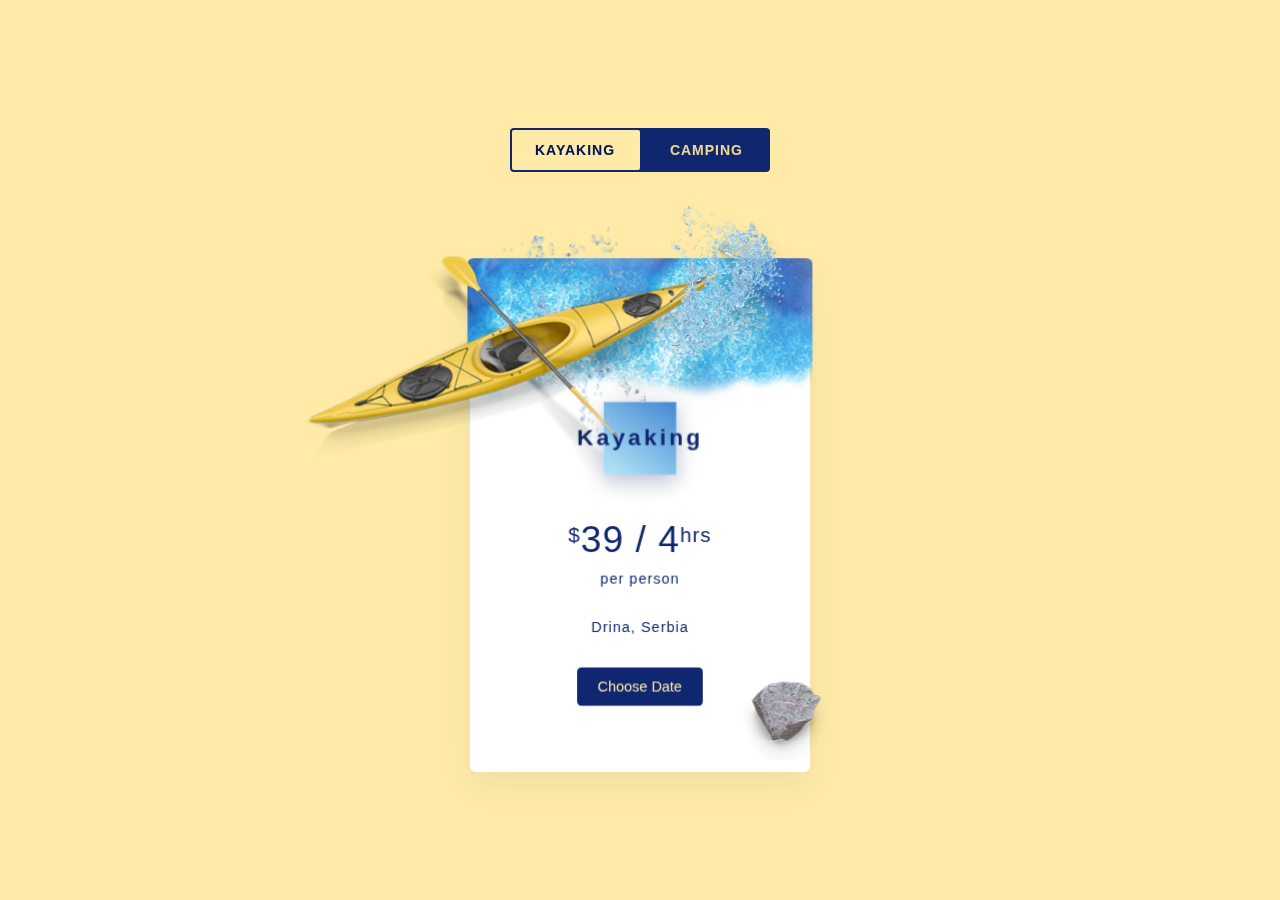
<file: Kayaking & Camping Pricing Card/index.html>
<!DOCTYPE html>
<html lang="en">
	<head>
		<meta charset="UTF-8">
		<title>Kayaking & Camping Pricing Card - @SilentCodingJourney</title>
		<link rel='stylesheet' href='./bootstrap.min.css'>
		<link rel="stylesheet" href="./style.css">
	</head>
	<body>

		<div class="section over-hide">
			<div>
				<div class="row full-height justify-content-center">
					<div class="col-12 text-center align-self-center py-5">
						<div class="section text-center py-5 py-md-0">
							<input class="pricing" type="checkbox" id="pricing" name="pricing" />
							<label for="pricing"><span class="block-diff">kayaking<span
								class="float-right">camping</span></span></label>
								
								<div class="card-3d-wrap mx-auto">
									<div class="card-3d-wrapper">
										<div class="card-front">
											<div class="pricing-wrap">
												<h4 class="mb-5">Kayaking</h4>
												<h2 class="mb-2"><sup>$</sup>39 / 4<sup>hrs</sup></h2>
												<p class="mb-4">per person</p>
												<p class="mb-1"><i class="uil uil-location-pin-alt size-22"></i></p>
												<p class="mb-4">Drina, Serbia</p>
												<a href="#0" class="link">Choose Date</a>
												<!--images-->
												<div class="img-wrap img-2">
													<img src="./images/sea.webp" alt="">
												</div>
												<div class="img-wrap img-1">
													<img src="./images/kayak.webp" alt="">
												</div>
												<div class="img-wrap img-3">
													<img src="./images/water.webp" alt="">
												</div>
												<div class="img-wrap img-6">
													<img src="./images/Stone.webp" alt="">
												</div>
											</div>
										</div>

										<div class="card-back">
											<div class="pricing-wrap">
												<h4 class="mb-5">Camping</h4>
												<h2 class="mb-2"><sup>$</sup>29 / 8<sup>hrs</sup></h2>
												<p class="mb-4">per person</p>
												<p class="mb-1"><i class="uil uil-location-pin-alt size-22"></i></p>
												<p class="mb-4">Tara, Serbia</p>
												<a href="#0" class="link">Choose Date</a>
												<div class="img-wrap img-2">
													<img src="./images/grass.webp" alt="">
												</div>
												<div class="img-wrap img-4">
													<img src="./images/camp.webp" alt="">
												</div>
												<div class="img-wrap img-5">
													<img src="./images/Ivy.webp" alt="">
												</div>
												<div class="img-wrap img-7">
													<img src="./images/IvyRock.webp" alt="">
												</div>
											</div>
										</div>

										
									</div>
								</div>


							</div>
						</div>
					</div>
				</div>
			</div>

	</body>
	</html>
</file>
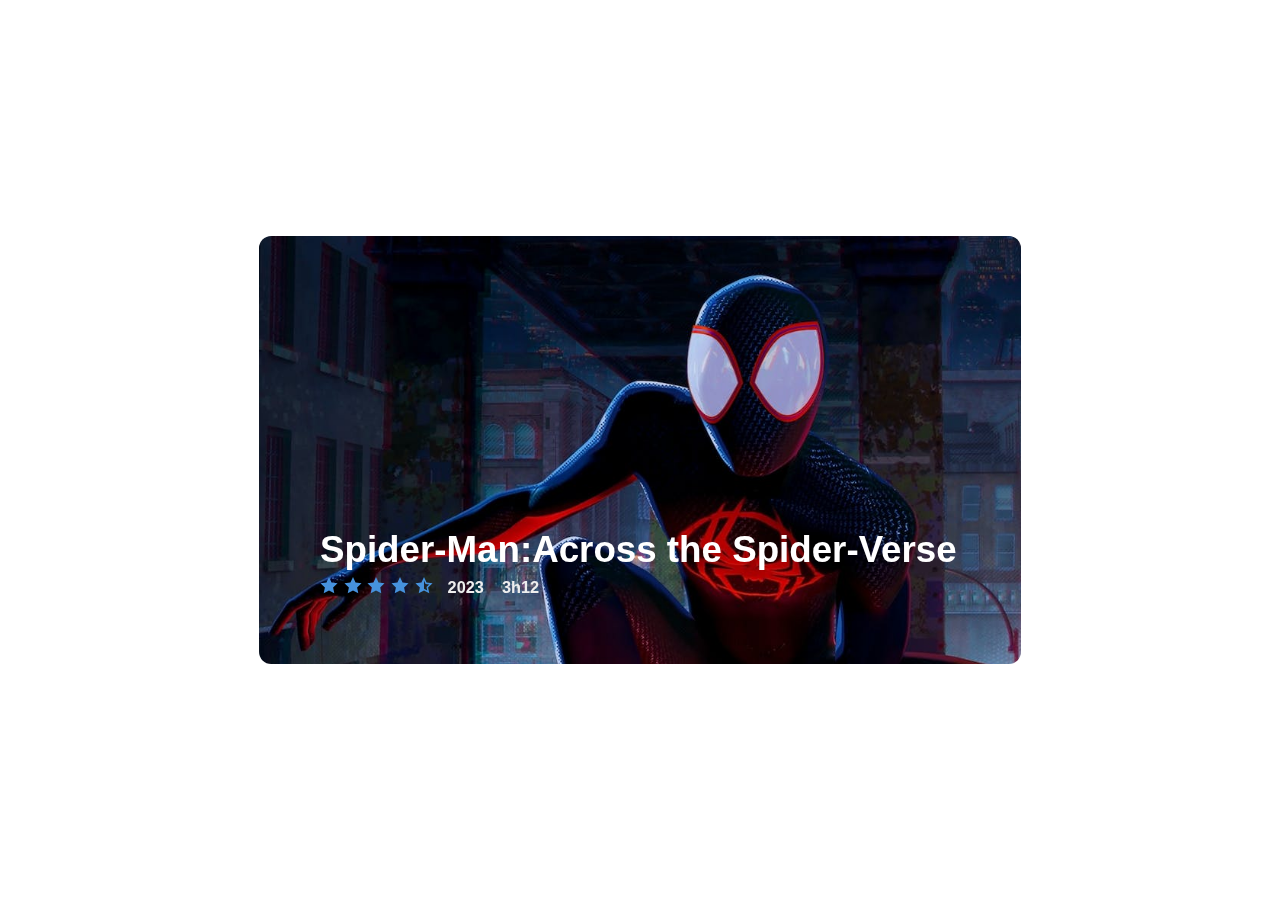
<file: Movie Card/index.html>
<!DOCTYPE html>
<html lang="en" >
  <head>
    <meta charset="UTF-8">
    <title>Movie card with hover effect</title>
    <link rel="stylesheet" href="./style.css">
  </head>
  <body>

    <article class="movie-card">
      <img src="./poster.jpg" alt="Avatar wallpaper" />
      <div class="content">
        <h1>Spider-Man:Across the Spider-Verse</h1>
        <div class="infos">
          <!--star svg-->
          <svg xmlns="http://www.w3.org/2000/svg" viewBox="0 0 24 24" width="18" height="18"><path d="M12.0006 18.26L4.94715 22.2082L6.52248 14.2799L0.587891 8.7918L8.61493 7.84006L12.0006 0.5L15.3862 7.84006L23.4132 8.7918L17.4787 14.2799L19.054 22.2082L12.0006 18.26Z" fill="rgba(70,146,221,1)"></path></svg>
          <svg xmlns="http://www.w3.org/2000/svg" viewBox="0 0 24 24" width="18" height="18"><path d="M12.0006 18.26L4.94715 22.2082L6.52248 14.2799L0.587891 8.7918L8.61493 7.84006L12.0006 0.5L15.3862 7.84006L23.4132 8.7918L17.4787 14.2799L19.054 22.2082L12.0006 18.26Z" fill="rgba(70,146,221,1)"></path></svg>
          <svg xmlns="http://www.w3.org/2000/svg" viewBox="0 0 24 24" width="18" height="18"><path d="M12.0006 18.26L4.94715 22.2082L6.52248 14.2799L0.587891 8.7918L8.61493 7.84006L12.0006 0.5L15.3862 7.84006L23.4132 8.7918L17.4787 14.2799L19.054 22.2082L12.0006 18.26Z" fill="rgba(70,146,221,1)"></path></svg>
          <svg xmlns="http://www.w3.org/2000/svg" viewBox="0 0 24 24" width="18" height="18"><path d="M12.0006 18.26L4.94715 22.2082L6.52248 14.2799L0.587891 8.7918L8.61493 7.84006L12.0006 0.5L15.3862 7.84006L23.4132 8.7918L17.4787 14.2799L19.054 22.2082L12.0006 18.26Z" fill="rgba(70,146,221,1)"></path></svg>
          <svg xmlns="http://www.w3.org/2000/svg" viewBox="0 0 24 24" width="18" height="18"><path d="M12.0006 15.968L16.2473 18.3451L15.2988 13.5717L18.8719 10.2674L14.039 9.69434L12.0006 5.27502V15.968ZM12.0006 18.26L4.94715 22.2082L6.52248 14.2799L0.587891 8.7918L8.61493 7.84006L12.0006 0.5L15.3862 7.84006L23.4132 8.7918L17.4787 14.2799L19.054 22.2082L12.0006 18.26Z" fill="rgba(70,146,221,1)"></path></svg>
          <span>&nbsp;&nbsp;2023&nbsp;&nbsp;&nbsp;&nbsp;3h12</span>
        </div>
        <p class="synopsis">
          Miles Morales catapults across the Multiverse, where he encounters a team of Spider-People charged with protecting its very existence. When the heroes clash on how to handle a new threat, Miles must redefine what it means to be a hero.
        </p>
        <div class="icons">
          <!-- icon svg -->
          <svg xmlns="http://www.w3.org/2000/svg" viewBox="0 0 24 24" width="18" height="18"><path d="M12.001 4.52853C14.35 2.42 17.98 2.49 20.2426 4.75736C22.5053 7.02472 22.583 10.637 20.4786 12.993L11.9999 21.485L3.52138 12.993C1.41705 10.637 1.49571 7.01901 3.75736 4.75736C6.02157 2.49315 9.64519 2.41687 12.001 4.52853Z" fill="rgba(70,146,221,1)"></path></svg>
          <svg xmlns="http://www.w3.org/2000/svg" viewBox="0 0 24 24" width="18" height="18"><path d="M5 2H19C19.5523 2 20 2.44772 20 3V22.1433C20 22.4194 19.7761 22.6434 19.5 22.6434C19.4061 22.6434 19.314 22.6168 19.2344 22.5669L12 18.0313L4.76559 22.5669C4.53163 22.7136 4.22306 22.6429 4.07637 22.4089C4.02647 22.3293 4 22.2373 4 22.1433V3C4 2.44772 4.44772 2 5 2ZM18 4H6V19.4324L12 15.6707L18 19.4324V4Z" fill="rgba(70,146,221,1)"></path></svg>          
        </div>
      </div>

    </article>
  </body>
  </html>
</file>
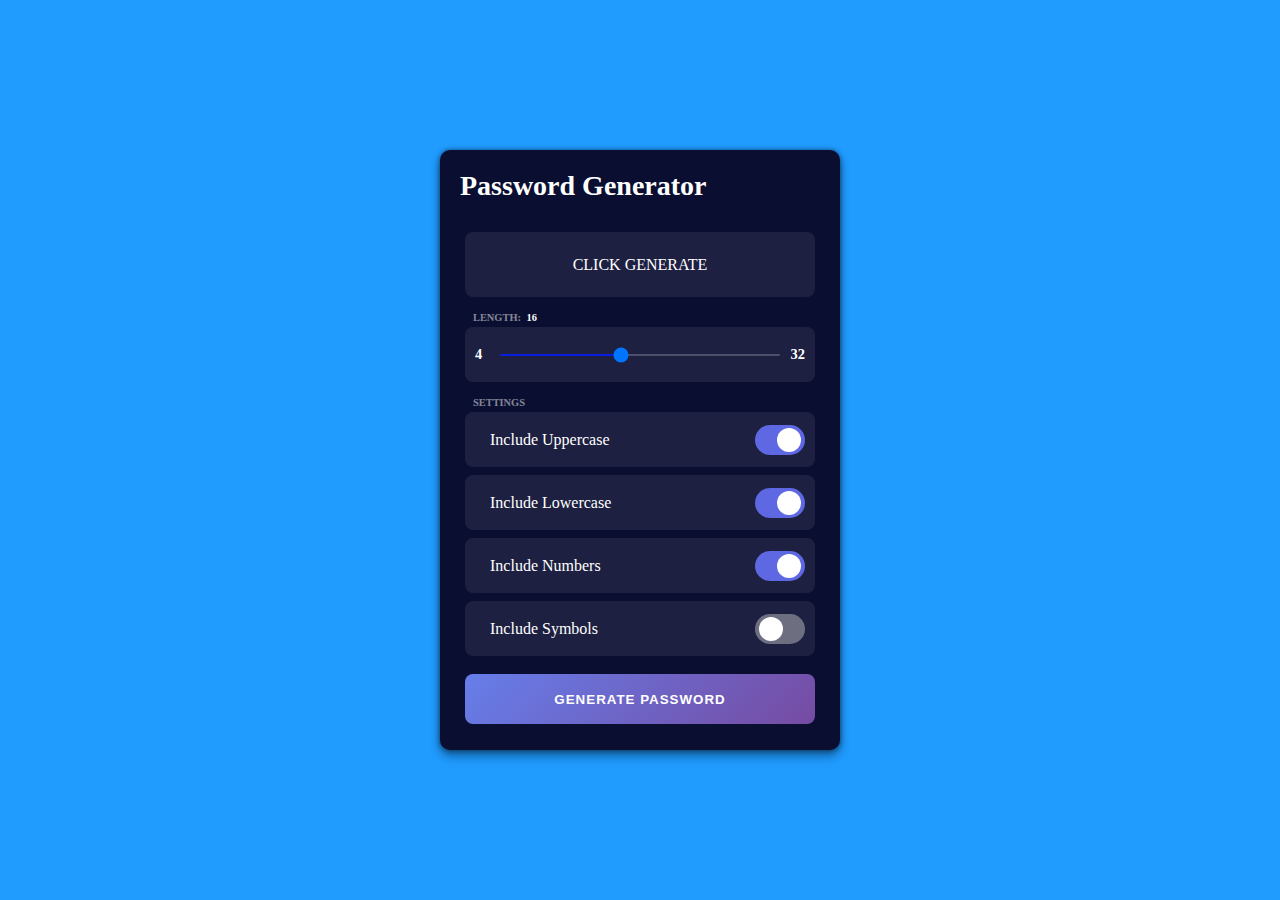
<file: Password-Generator/index.html>
<!DOCTYPE html>
<html lang="en" >
	<head>
		<meta charset="UTF-8">
		<title>Random Password Generator - @SilentCodingJourney</title>
		<link rel='stylesheet' href='https://cdnjs.cloudflare.com/ajax/libs/font-awesome/5.11.2/css/all.min.css'>
		<link rel="stylesheet" href="./style.css">
	</head>
	<body>
		<div class="container">
			<h2 class="title">Password Generator</h2>
			<div class="result">
				<div class="result__title field-title">Generated Password</div>
				<div class="result__info right">click to copy</div>
				<div class="result__info left">copied</div>
				<div class="result__viewbox" id="result">CLICK GENERATE</div>
				<button id="copy-btn" style="--x: 0; --y: 0"><i class="far fa-copy"></i></button>
			</div>

			<div class="length range__slider" data-min="4" data-max="32">
				<div class="length__title field-title" data-length='0'>length:</div>
				<input id="slider" type="range" min="4" max="32" value="16" />
			</div>

			<div class="settings">
				<span class="settings__title field-title">settings</span>
				<div class="setting">
					<input type="checkbox" id="uppercase" checked />
					<label for="uppercase">Include Uppercase</label>
				</div>
				<div class="setting">
					<input type="checkbox" id="lowercase" checked />
					<label for="lowercase">Include Lowercase</label>
				</div>
				<div class="setting">
					<input type="checkbox" id="number" checked />
					<label for="number">Include Numbers</label>
				</div>
				<div class="setting">
					<input type="checkbox" id="symbol" />
					<label for="symbol">Include Symbols</label>
				</div>
			</div>

			<button class="btn generate" id="generate">Generate Password</button>
		</div>


		<script src="./script.js"></script>

	</body>
	</html>
</file>
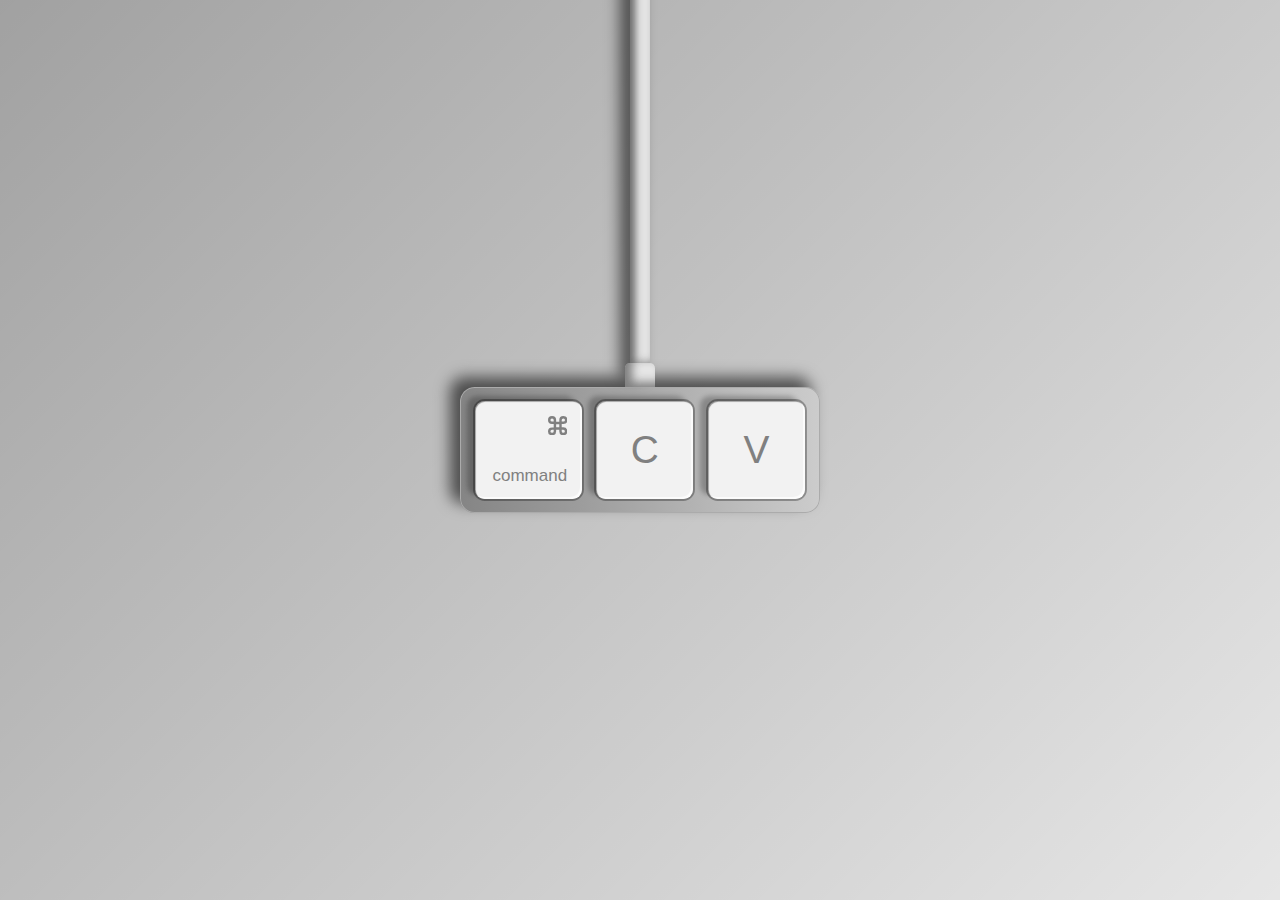
<file: copypaste-apple-keyboard/index-backup.html>
<!DOCTYPE html>
<html lang="en" >
<head>
  <meta charset="UTF-8">
  <title>Copypaste Apple Keyboard</title>
  <meta name="viewport" content="width=device-width, initial-scale=1, viewport-fit=cover"><link rel="stylesheet" href="./style.css">

</head>
<body>
<!-- partial:index.partial.html -->
<div class="keyboard">
	<button class="keyboard__key keyboard__key--meta" type="button" data-key="cmd">
		<span class="keyboard__key-lines">
			<svg class="keyboard__cmd keyboard__key-line--tr" viewBox="0 0 16 16" width="16px" height="16px" aria-hidden="true">
				<path fill="none" stroke="currentcolor" stroke-width="2" d="M5.7,10.3v2.3c0,1.3-1,2.3-2.3,2.3S1,14,1,12.7s1-2.3,2.3-2.3H5.7z M5.7,10.3h4.7 M5.7,10.3V5.7M10.3,10.3v2.3c0,1.3,1,2.3,2.3,2.3s2.3-1,2.3-2.3s-1-2.3-2.3-2.3H10.3z M10.3,10.3V5.7 M10.3,5.7H5.7 M10.3,5.7V3.3c0-1.3,1-2.3,2.3-2.3S15,2,15,3.3s-1,2.3-2.3,2.3H10.3z M5.7,5.7V3.3C5.7,2,4.6,1,3.3,1S1,2,1,3.3s1,2.3,2.3,2.3H5.7z" />
			</svg>
			<small class="keyboard__key-line keyboard__key-line--small keyboard__key-line--br">command</small>
		</span>
	</button>
	
	<button class="keyboard__key" type="button" data-key="c">
		<span class="keyboard__key-lines">
			<span class="keyboard__key-line">C</span>
		</span>
	</button>

	<button class="keyboard__key" type="button" data-key="v">
		<span class="keyboard__key-lines">
			<span class="keyboard__key-line">V</span>
		</span>
	</button>
</div>
<!-- partial -->
  <script  src="./script.js"></script>

</body>
</html>
</file>
<file: Kayaking & Camping Pricing Card/style.css>
:root{
	font-size: 20px;
}
body{
	font-family: 'Poppins', sans-serif;
	font-weight: 500;
	font-size: 15px;
	line-height: 1.7;
	color: #102770;
	background-color: #ffeba7;
	overflow-x: hidden;
}
a {
	cursor: pointer;
	transition: all 200ms linear;
}
a:hover {
	text-decoration: none;
}
.link {
	color: #c4c3ca;
}
.link:hover {
	color: #ffeba7;
}
.section{
	position: relative;
	width: 100%;
	z-index: 1;
	display: block;
}
.over-hide {
	overflow: hidden;
}
.full-height{
	min-height: 100vh;
}
[type="checkbox"]:checked,
[type="checkbox"]:not(:checked){
	position: absolute;
	left: -9999px;
}
.pricing:checked + label,
.pricing:not(:checked) + label{
	position: relative;
	display: block;
	text-align: center;
	width: 260px;
	height: 44px;
	border-radius: 4px;
	padding: 0;
	margin: 0 auto;
	cursor: pointer;
	font-family: 'Poppins', sans-serif;
	font-weight: 600;
	text-transform: uppercase;
	font-size: 14px;
	letter-spacing: 1px;
	line-height: 44px;
	padding: 0 25px;
	padding-right: 27px;
	overflow: hidden;
	color: #fff;
	text-align: left;
}
.pricing:checked + label:before,
.pricing:not(:checked) + label:before{
	position: absolute;
	content: '';
	z-index: -2;
	background-color: #102770;
	width: 100%;
	height: 100%;
	display: block;
	top: 0;
	left: 0;
}
.pricing:checked + label:after,
.pricing:not(:checked) + label:after{
	position: absolute;
	content: '';
	z-index: -1;
	background-color: #ffeba7;
	width: 128px;
	height: 40px;
	display: block;
	top: 2px;
	left: 2px;
	border-radius: 2px;
	transition: left 300ms linear;
}
.pricing:checked + label:after {
	left: 130px;
}
.block-diff {
	display: block;
	mix-blend-mode: difference;
}
.card-3d-wrap {
	position: relative;
	width: 340px;
	max-width: calc(100% - 20px);
	height: 510px;
	-webkit-transform-style: preserve-3d;
	transform-style: preserve-3d;
	perspective: 1000px;
	margin-top: 90px;
}
.card-3d-wrapper {
	width: 100%;
	height: 100%;
	position:absolute;
	top: 0;
	left: 0;
	-webkit-transform-style: preserve-3d;
	transform-style: preserve-3d;
	transition: transform 700ms 400ms ease-out; 
}
.card-front, .card-back {
	width: 100%;
	height: 100%;
	background-color: rgba(255, 255, 255, 1);
	position: absolute;
	border-radius: 6px;
	left: 0;
	top: 0;
	-webkit-transform-style: preserve-3d;
	transform-style: preserve-3d;
	-webkit-backface-visibility: hidden;
	-moz-backface-visibility: hidden;
	-o-backface-visibility: hidden;
	backface-visibility: hidden;
	box-shadow: 0 12px 35px 0 rgba(16, 39, 112,.07);
}
.card-back {
	transform: rotateY(180deg);
}
.size-22{
	font-size: 22px;
}
.pricing-wrap{
	position: relative;
	padding-top: 160px;
	width: 100%;
	display: block;
	z-index: 1;
	-webkit-transform-style: preserve-3d;
	transform-style: preserve-3d;
	-webkit-backface-visibility: hidden;
	-moz-backface-visibility: hidden;
	-o-backface-visibility: hidden;
	backface-visibility: hidden;
}
.pricing-wrap h4{
	position: relative;
	width: 100%;
	display: block;
	text-align: center;
	font-family: 'Poppins', sans-serif;
	font-weight: 700;
	letter-spacing: 3px;
	font-size: 22px;
	line-height: 1.7;
	color: #102770;
	transform: translate3d(0, 0, 35px) perspective(100px);
}
.pricing-wrap h4:before{
	position: absolute;
	content: '';
	z-index: -1;
	background: linear-gradient(217deg, #448ad5, #b8eaf9);
	width: 70px;
	height: 70px;
	display: block;
	top: 50%;
	left: 50%;
	transform: translate(-50%, -50%);
	box-shadow: 0 6px 20px 0 rgba(16, 39, 112,.3);
	animation: border-transform 6s linear infinite;
}
.card-back .pricing-wrap h4:before{
	background: linear-gradient(217deg, #648946, #a3c984);
}
@keyframes border-transform{
	0%,100% { border-radius: 63% 37% 54% 46% / 55% 48% 52% 45%; } 
	14% { border-radius: 40% 60% 54% 46% / 49% 60% 40% 51%; } 
	28% { border-radius: 54% 46% 38% 62% / 49% 70% 30% 51%; } 
	42% { border-radius: 61% 39% 55% 45% / 61% 38% 62% 39%; } 
	56% { border-radius: 61% 39% 67% 33% / 70% 50% 50% 30%; } 
	70% { border-radius: 50% 50% 34% 66% / 56% 68% 32% 44%; } 
	84% { border-radius: 46% 54% 50% 50% / 35% 61% 39% 65%; } 
}
.pricing-wrap h2{
	position: relative;
	width: 100%;
	display: block;
	text-align: center;
	font-family: 'Poppins', sans-serif;
	font-weight: 400;
	letter-spacing: 1px;
	font-size: 36px;
	line-height: 1.1;
	color: #102770;
	transform: translate3d(0, 0, 30px) perspective(100px);
}
.pricing-wrap h2 sup{
	font-size: 20px;
}
.pricing-wrap p{
	position: relative;
	width: 100%;
	display: block;
	text-align: center;
	font-family: 'Poppins', sans-serif;
	font-weight: 500;
	font-size: 14px;
	line-height: 1.2;
	letter-spacing: 1px;
	color: #102770;
	transform: translate3d(0, 0, 30px) perspective(100px);
}
.link {
	position: relative;
	padding: 10px 20px;
	border-radius: 4px;
	display: inline-block;
	text-align: center;
	color: #ffeba7;
	background-color: #102770;
	transition: all 200ms linear;
	font-family: 'Poppins', sans-serif;
	font-weight: 500;
	font-size: 14px;
	line-height: 1.2;
	transform: translate3d(0, 0, 30px) perspective(100px);
}
.link:hover {
	color: #102770;
	background-color: #ffeba7;
}
.pricing:checked ~ .card-3d-wrap .card-3d-wrapper {
	transform: rotateY(180deg);
	transition: transform 700ms 400ms ease-out; 
}
.img-wrap img{
	width: 100%;
	height: auto;
	display: block;
}
.img-2 {
	position: absolute;
	display: block;
	left: 0;
	top: 0;
	z-index: 1;
	border-top-left-radius: 6px;
	border-top-right-radius: 6px;
	overflow: hidden;
	width: 100%;
	transform: translate3d(0, 0, 15px) perspective(100px);
}
.img-1{
	position: absolute;
	display: block;
	left: -160px;
	top: -50px;
	z-index: 5;
	width: calc(80% + 160px);
	transform: translate3d(0, 0, 45px) perspective(100px);
	opacity: 1;
	pointer-events: auto;
	transition: transform 400ms 1200ms ease, opacity 400ms 1200ms ease;
}
.pricing:checked ~ .card-3d-wrap .card-3d-wrapper .img-1 {
	opacity: 0;
	transform: translate3d(-50px, 25px, 45px) perspective(100px);
	pointer-events: none;
	transition: transform 400ms ease, opacity 200ms 150ms ease;
}
.img-3{
	position: absolute;
	display: block;
	right: -20px;
	top: -40px;
	z-index: 5;
	width: calc(60% + 20px);
	transform: translate3d(0, 0, 55px) perspective(100px) scale(1);
	opacity: 1;
	pointer-events: auto;
	transition: transform 300ms 1300ms ease, opacity 200ms 1300ms ease;
}
.pricing:checked ~ .card-3d-wrap .card-3d-wrapper .img-3 {
	opacity: 0;
	transform: translate3d(-50px, 5px, 55px) perspective(100px) scale(0.4);
	pointer-events: none;
	transition: transform 400ms ease, opacity 200ms 150ms ease;
}
.img-6{
	position: absolute;
	display: block;
	right: -20px;
	bottom: -55px;
	z-index: 5;
	width: calc(20% + 30px);
	transform: translate3d(0, 0, 25px) perspective(100px) scale(1);
	opacity: 1;
	pointer-events: auto;
	transition: transform 300ms 1300ms ease, opacity 200ms 1300ms ease;
}
.pricing:checked ~ .card-3d-wrap .card-3d-wrapper .img-6 {
	opacity: 0;
	transform: translate3d(0, 0, 25px) perspective(100px) scale(0.4);
	pointer-events: none;
	transition: transform 400ms ease, opacity 200ms 150ms ease;
}
.img-4{
	position: absolute;
	display: block;
	left: -60px;
	top: -60px;
	z-index: 5;
	width: calc(65% + 60px);
	transform: translate3d(0, 0, 45px) perspective(100px) scale(0.5);
	opacity: 0;
	pointer-events: none;
	transition: transform 400ms ease, opacity 200ms 150ms ease;
}
.pricing:checked ~ .card-3d-wrap .card-3d-wrapper .img-4 {
	opacity: 1;
	pointer-events: auto;
	transform: translate3d(0, 0, 45px) perspective(100px) scale(1);
	transition: transform 400ms 1200ms ease, opacity 300ms 1200ms ease;
}
.img-5{
	position: absolute;
	display: block;
	right: -70px;
	top: -50px;
	z-index: 6;
	width: calc(60% + 70px);
	transform: translate3d(0, 0, 35px) perspective(100px) scale(0.5) rotate(0deg);
	opacity: 0;
	pointer-events: none;
	transition: transform 400ms 100ms ease, opacity 200ms 250ms ease;
}
.pricing:checked ~ .card-3d-wrap .card-3d-wrapper .img-5 {
	opacity: 1;
	pointer-events: auto;
	transform: translate3d(0, 0, 35px) perspective(100px) scale(1) rotate(10deg);
	transition: transform 400ms 1300ms ease, opacity 300ms 1300ms ease;
}
.img-7{
	position: absolute;
	display: block;
	right: -30px;
	bottom: -65px;
	z-index: 6;
	width: calc(25% + 30px);
	transform: translate3d(0, 0, 35px) perspective(100px) scale(0.5);
	opacity: 0;
	pointer-events: none;
	transition: transform 400ms 100ms ease, opacity 200ms 250ms ease;
}
.pricing:checked ~ .card-3d-wrap .card-3d-wrapper .img-7 {
	opacity: 1;
	pointer-events: auto;
	transform: translate3d(0, 0, 35px) perspective(100px) scale(1);
	transition: transform 400ms 1300ms ease, opacity 300ms 1300ms ease;
}
</file>
<file: Movie Card/style.css>
:root {
  --ease-in-out: cubic-bezier(0.4, 0, 0.2, 1);
  --ease-out: cubic-bezier(0, 0, 0.2, 1);
  --ease-in: cubic-bezier(0.4, 0, 1, 1);
}
html,body {
  height: 100%;
}
* {
  padding: 0;
  margin: 0;
  box-sizing: border-box;
}
html {
  font-size: 62.5%;
}
body {
  display: grid;
  place-items: center;
  font-family: "Rubik", sans-serif;
  font-size: 170%;
  line-height: 1.5;
}
h1 {
  font-size: 3rem;
  margin-block: 2em 0.5em;
}

.movie-card {
  --transition-duration: 700ms;
  color: white;
  position: relative;
  border-radius: 0.6em;
  overflow: hidden;
  font-size: 120%;
  height: min(21em, 90vh);
  max-width: 90vw;
  aspect-ratio: 16/9;
  transition: transform var(--transition-duration);
}
.movie-card::after {
  content: "";
  position: absolute;
  inset: 0;
  mix-blend-mode: overlay;
}
img {
  height: 100%;
  width: 100%;
  transition: transform var(--transition-duration);
  object-fit: cover;
  object-position: center;
}

.content {
  z-index: 1;
  position: absolute;
  bottom: min(2.5em, 6vmin);
  left: min(3em, 8vmin);
  right: min(3em, 8vmin);
  text-align: left;
  transition: transform var(--transition-duration) var(--ease-in-out);
}
.content > * {
  position: relative;
  will-change: transform;
}
h1 {
  font-size: 1.8em;
  color: inherit;
  margin: 0;
}
.infos {
  font-size: 0.8em;
  font-weight: bold;
  color: #eee;
  display: flex;
  gap: 0.35em;
  align-items: flex-end;
}
.infos span {
  line-height: 1;
}
.synopsis {
  font-size: 0.8em;
  line-height: 1.4;
  margin-block: 0.75em;
  transition-delay: calc(var(--transition-duration) / 8);
  transition-property: opacity, transform;
  transition-duration: calc(var(--transition-duration) / 2);
}
.icons {
  display: flex;
  gap: 0.5em;
}
.icons svg {
  height: 1.2em;
  width: auto;
  transition-property: opacity, transform;
  transition-duration: calc(var(--transition-duration) / 2);
  transition-delay: 0s;
}
.movie-card:hover {
  transform: scale(1.03);
}
.movie-card:hover img {
  transform: scale(1.03);
}
.movie-card:hover .synopsis {
  transition-duration: var(--transition-duration);
  transition-delay: calc(var(--transition-duration) / 3);
}
.movie-card:hover .icons svg:nth-child(1) {
  transition-delay: calc(var(--transition-duration) / 1.8);
}
.movie-card:hover .icons svg:nth-child(2) {
  transition-delay: calc(var(--transition-duration) / 1.6);
}
.movie-card:hover .icons svg:nth-child(3) {
  transition-delay: calc(var(--transition-duration) / 1.4);
}
.movie-card:not(:hover) .synopsis {
  opacity: 0;
  transform: translateY(1em);
}
.movie-card:not(:hover) .icons svg {
  opacity: 0;
  transform: translateY(50%);
}
.movie-card:not(:hover) .content {
  transform: translateY(calc(100% - 4.5em));
}
</file>
<file: Password-Generator/style.css>
* {
  margin: 0;
  padding: 0;
  box-sizing: border-box;
}

body {
  width: 100%;
  height: 100vh;
  background-image: linear-gradient(to top, #209cff 100%, #68e0cf 200%);
  display: flex;
  justify-content: center;
  align-items: center;
}

button {
  border: 0;
  outline: 0;
}

.container {
  margin: 40px 0;
  width: 400px;
  height: 600px;
  padding: 10px 25px;
  background: #0a0e31;
  border-radius: 10px;
  box-shadow: 0 0 5px rgba(0, 0, 0, 0.45), 0 4px 8px rgba(0, 0, 0, 0.35), 0 8px 12px rgba(0, 0, 0, 0.15);
  font-family: "poppins";
}
.container h2.title {
  font-size: 1.75rem;
  margin: 10px -5px;
  margin-bottom: 30px;
  color: #fff;
}
.result {
  position: relative;
  width: 100%;
  height: 65px;
  overflow: hidden;
}
.result__info {
  position: absolute;
  bottom: 4px;
  color: #fff;
  font-size: 0.8rem;
  transition: all 150ms ease-in-out;
  transform: translateY(200%);
  opacity: 0;
}
.result__info.right {
  right: 8px;
}
.result__info.left {
  left: 8px;
}
.result__viewbox {
  width: 100%;
  height: 100%;
  background: rgba(255, 255, 255, 0.08);
  border-radius: 8px;
  color: #fff;
  text-align: center;
  line-height: 65px;
}
.result #copy-btn {
  position: absolute;
  top: var(--y);
  left: var(--x);
  width: 38px;
  height: 38px;
  background: #fff;
  border-radius: 50%;
  opacity: 0;
  transform: translate(-50%, -50%) scale(0);
  transition: all 350ms cubic-bezier(0.175, 0.885, 0.32, 1.275);
  cursor: pointer;
  z-index: 2;
}
.result #copy-btn:active {
  box-shadow: 0 0 0 200px rgba(255, 255, 255, 0.08);
}
.result:hover #copy-btn {
  opacity: 1;
  transform: translate(-50%, -50%) scale(1.35);
}
.field-title {
  position: absolute;
  top: -10px;
  left: 8px;
  transform: translateY(-50%);
  font-weight: 800;
  color: rgba(255, 255, 255, 0.5);
  text-transform: uppercase;
  font-size: 0.65rem;
  pointer-events: none;
  user-select: none;
}
.options {
  width: 100%;
  height: auto;
  margin: 50px 0;
}
.range__slider {
  position: relative;
  width: 100%;
  height: calc(65px - 10px);
  display: flex;
  justify-content: center;
  align-items: center;
  background: rgba(255, 255, 255, 0.08);
  border-radius: 8px;
  margin: 30px 0;
}
.range__slider::before, .range__slider::after {
  position: absolute;
  color: #fff;
  font-size: 0.9rem;
  font-weight: bold;
}
.range__slider::before {
  content: attr(data-min);
  left: 10px;
}
.range__slider::after {
  content: attr(data-max);
  right: 10px;
}
.range__slider .length__title::after {
  content: attr(data-length);
  position: absolute;
  right: -16px;
  font-variant-numeric: tabular-nums;
  color: #fff;
}
#slider {
  -webkit-appearance: none;
  width: calc(100% - (70px));
  height: 2px;
  border-radius: 5px;
  background: rgba(255, 255, 255, 0.314);
  outline: none;
  padding: 0;
  margin: 0;
  cursor: pointer;
}
.settings {
  position: relative;
  height: auto;
  widows: 100%;
  display: flex;
  flex-direction: column;
}
.settings .setting {
  position: relative;
  width: 100%;
  height: calc(65px - 10px);
  background: rgba(255, 255, 255, 0.08);
  border-radius: 8px;
  display: flex;
  align-items: center;
  padding: 10px 25px;
  color: #fff;
  margin-bottom: 8px;
}
.settings .setting input {
  opacity: 0;
  position: absolute;
}
.settings .setting input + label {
  user-select: none;
}
.settings .setting input + label::before, .settings .setting input + label::after {
  content: "";
  position: absolute;
  transition: 150ms cubic-bezier(0.24, 0, 0.5, 1);
  transform: translateY(-50%);
  top: 50%;
  right: 10px;
  cursor: pointer;
}
.settings .setting input + label::before {
  height: 30px;
  width: 50px;
  border-radius: 30px;
  background: rgba(214, 214, 214, 0.434);
}
.settings .setting input + label::after {
  height: 24px;
  width: 24px;
  border-radius: 60px;
  right: 32px;
  background: #fff;
}
.settings .setting input:checked + label:before {
  background: #5d68e2;
  transition: all 150ms cubic-bezier(0, 0, 0, 0.1);
}
.settings .setting input:checked + label:after {
  right: 14px;
}
.btn.generate {
  user-select: none;
  position: relative;
  width: 100%;
  height: 50px;
  margin: 10px 0;
  border-radius: 8px;
  color: #fff;
  border: none;
  background-image: linear-gradient(135deg, #667eea 0%, #764ba2 100%);
  letter-spacing: 1px;
  font-weight: bold;
  text-transform: uppercase;
  cursor: pointer;
  transition: all 150ms ease;
}
.btn.generate:active {
  transform: translateY(-3%);
  box-shadow: 0 4px 8px rgba(255, 255, 255, 0.08);
}
</file>
<file: copypaste-apple-keyboard/style.css>
* {
	border: 0;
	box-sizing: border-box;
	margin: 0;
	padding: 0;
}
:root {
	--hue: 0;
	--sat: 0%;
	--bg: hsl(var(--hue),var(--sat),90%);
	--fg: hsl(var(--hue),var(--sat),10%);
	--trans-dur: 0.3s;
	font-size: calc(16px + (24 - 16) * (100vw - 320px) / (2560 - 320));
}
body,
button {
	color: var(--fg);
	font: 1em/1.5 -apple-system, BlinkMacSystemFont, "Helvetica Neue", Helvetica, sans-serif;
}
body {
	background-color: var(--bg);
	background-image: linear-gradient(-45deg,hsla(var(--hue),var(--sat),0%,0),hsla(var(--hue),var(--sat),0%,0.3));
	display: flex;
	height: 100vh;
	transition:
		background-color var(--trans-dur),
		color var(--trans-dur);
}
.keyboard,
.keyboard:before,
.keyboard:after {
	transition:
		background-color var(--trans-dur),
		box-shadow var(--trans-dur);
}
.keyboard,
.keyboard__key-lines {
	display: flex;
}
.keyboard {
	background-color: hsl(var(--hue),var(--sat),80%);
	background-image: linear-gradient(90deg,hsla(var(--hue),var(--sat),10%,0.4),hsla(var(--hue),var(--sat),10%,0));
	border-radius: 0.75em;
	box-shadow:
		-0.5em -0.5em 0.75em hsla(0,0%,0%,0.6),
		0 0 0 1px hsl(var(--hue),var(--sat),67%) inset;
	align-items: center;
	margin: auto;
	padding: 0.375em;
	position: relative;
	width: 18.5em;
	height: 6.5em;
}
.keyboard:before,
.keyboard:after {
background-color: hsl(var(--hue),var(--sat),90%);
content: "";
display: block;
position: absolute;
bottom: 100%;
}
.keyboard:before {
box-shadow:
-0.5em -0.5em 0.75em hsla(0,0%,0%,0.6),
0.25em 0 0.25em hsla(var(--hue),var(--sat),10%,0.2) inset,
0.25em -1.25em 0.5em hsla(var(--hue),var(--sat),10%,0.5) inset;
left: calc(50% - 0.5em);
width: 1em;
height: 40em;
}
.keyboard:after {
border-radius: 0.25em 0.25em 0 0;
box-shadow: 0.375em -0.25em 0.5em hsla(var(--hue),var(--sat),10%,0.5) inset;
left: calc(50% - 0.75em);
width: 1.5em;
height: 1.25em;
}
.keyboard__key {
	background-color: hsl(var(--hue),var(--sat),95%);
	border-radius: 0.5em;
	box-shadow:
	-0.4em -0.25em 0.25em hsla(0,0%,0%,0.25),
	0 0 0 0.1em hsla(0,0%,0%,0.3),
	0.04em 0.04em 0.04em hsla(0,0%,0%,0.4) inset,
	-0.1em -0.1em 0.04em hsla(0,0%,100%,0.8) inset;
	color: hsl(var(--hue),var(--sat),50%);
	margin: 0 0.375em;
	outline: transparent;
	padding: 0.75em;
	position: relative;
	width: 5em;
	height: 5em;
	transition:
	background-color var(--trans-dur),
	box-shadow 0.15s,
	color var(--trans-dur);
	-webkit-appearance: none;
	appearance: none;
	-webkit-user-select: none;
	-moz-user-select: none;
	user-select: none;
	-webkit-tap-highlight-color: transparent;
	}
	.keyboard__key--meta {
	width: 5.5em;
	}
	.keyboard__key:active,
	.keyboard__key.active {
	box-shadow:
	0 0 0.2em hsla(0,0%,0%,0.2),
	0 0 0 0.1em hsla(0,0%,0%,0.4),
	0 -0.05em 0 hsla(0,0%,0%,0.6) inset,
	-0.05em -0.15em 0.05em hsla(0,0%,100%,0.8) inset;
	}
	.keyboard__key-lines {
		display: flex;
		justify-content: center;
		align-items: center;
		flex-direction: column;
		width: 100%;
		height: 100%;
		transition: transform 0.15s;
	}
	.keyboard__key:active .keyboard__key-lines,
	.keyboard__key.active .keyboard__key-lines {
		transform: translateY(-1px);
	}
	.keyboard__cmd {
		display: block;
		width: 1em;
		height: 1em;
	}
	.keyboard__key-line--tr {
		margin: 0 0 auto auto;
	}
	.keyboard__key-line {
		font-size: 2em;
		line-height: 1;
	}
	.keyboard__key-line--small {
		font-size: 0.875em;
	}
	.keyboard__key-line--br {
		margin: auto 0 0 auto;
	}
</file>
